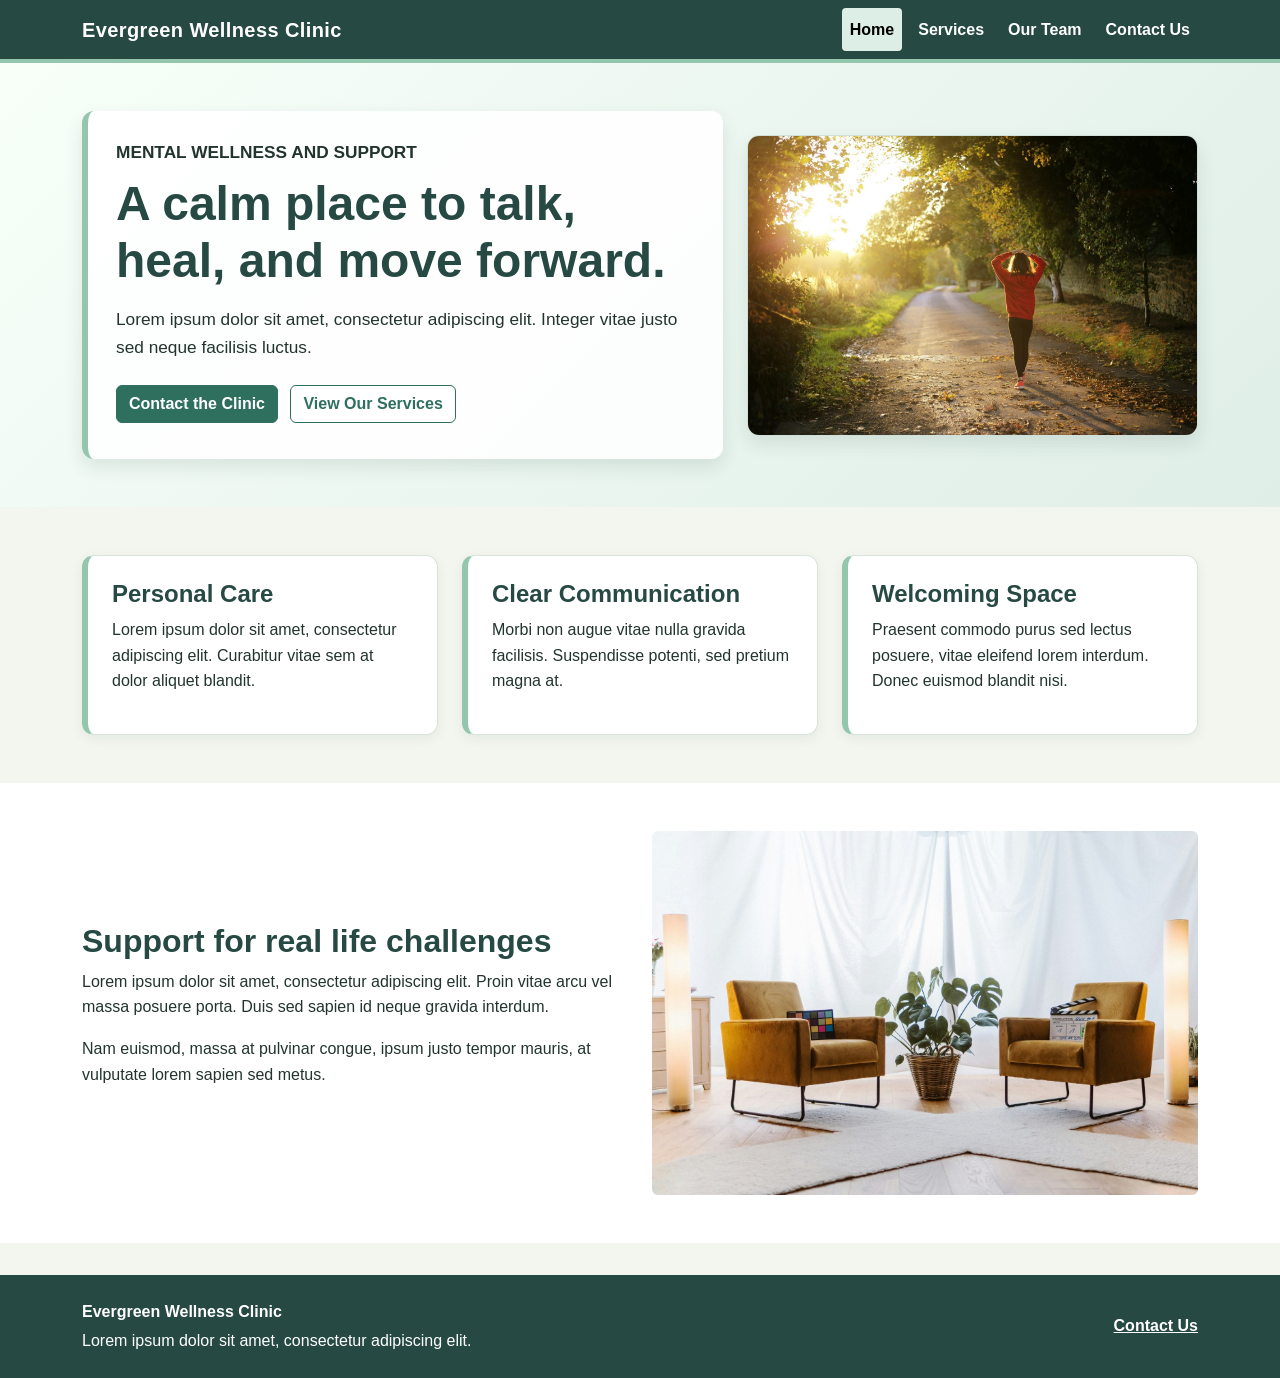
<file: index.html>
<!doctype html>

<!--Jackson Hinks - 4/29/2026--->

<html lang="en">
<head>
    <meta charset="utf-8">
    <meta name="viewport" content="width=device-width, initial-scale=1">
    <title>Evergreen Wellness Clinic | Home</title>
    <link href="https://cdn.jsdelivr.net/npm/bootstrap@5.3.3/dist/css/bootstrap.min.css" rel="stylesheet">
    <link href="css/styles.css" rel="stylesheet">
</head>
<body>
    <header>
        <nav class="navbar navbar-expand-md">
            <div class="container">
                <a class="navbar-brand" href="index.html">Evergreen Wellness Clinic</a>
                <ul class="navbar-nav ms-auto flex-row flex-wrap gap-2">
                    <li class="nav-item"><a class="nav-link active" href="index.html">Home</a></li>
                    <li class="nav-item"><a class="nav-link" href="services.html">Services</a></li>
                    <li class="nav-item"><a class="nav-link" href="team.html">Our Team</a></li>
                    <li class="nav-item"><a class="nav-link" href="contact.html">Contact Us</a></li>
                </ul>
            </div>
        </nav>
    </header>

    <main>
        <section class="hero">
            <div class="container">
                <div class="row align-items-center g-4">
                    <div class="col-lg-7">
                        <div class="hero-text">
                            <p class="text-uppercase fw-bold mb-2">Mental wellness and support</p>
                            <h1 class="display-5 mb-3">A calm place to talk, heal, and move forward.</h1>
                            <p class="mb-4">Lorem ipsum dolor sit amet, consectetur adipiscing elit. Integer vitae justo sed neque facilisis luctus.</p>
                            <a class="btn btn-main me-2 mb-2" href="contact.html">Contact the Clinic</a>
                            <a class="btn btn-outline-main mb-2" href="services.html">View Our Services</a>
                        </div>
                    </div>
                    <div class="col-lg-5 hero-image">
                        <img src="images/clinic-hero.jpg" alt="Person walking on a peaceful path in warm sunlight">
                    </div>
                </div>
            </div>
        </section>

        <section class="py-5">
            <div class="container">
                <div class="row g-4">
                    <div class="col-md-4">
                        <section class="content-card h-100">
                            <h2 class="h4 section-title">Personal Care</h2>
                            <p>Lorem ipsum dolor sit amet, consectetur adipiscing elit. Curabitur vitae sem at dolor aliquet blandit.</p>
                        </section>
                    </div>
                    <div class="col-md-4">
                        <section class="content-card h-100">
                            <h2 class="h4 section-title">Clear Communication</h2>
                            <p>Morbi non augue vitae nulla gravida facilisis. Suspendisse potenti, sed pretium magna at.</p>
                        </section>
                    </div>
                    <div class="col-md-4">
                        <section class="content-card h-100">
                            <h2 class="h4 section-title">Welcoming Space</h2>
                            <p>Praesent commodo purus sed lectus posuere, vitae eleifend lorem interdum. Donec euismod blandit nisi.</p>
                        </section>
                    </div>
                </div>
            </div>
        </section>

        <section class="py-5 bg-white">
            <div class="container">
                <div class="row align-items-center g-4">
                    <div class="col-lg-6">
                        <h2 class="section-title">Support for real life challenges</h2>
                        <p>Lorem ipsum dolor sit amet, consectetur adipiscing elit. Proin vitae arcu vel massa posuere porta. Duis sed sapien id neque gravida interdum.</p>
                        <p>Nam euismod, massa at pulvinar congue, ipsum justo tempor mauris, at vulputate lorem sapien sed metus.</p>
                    </div>
                    <div class="col-lg-6">
                        <img class="img-fluid rounded" src="images/clinic-room.jpg" alt="Comfortable counseling room with chairs and plants">
                    </div>
                </div>
            </div>
        </section>
    </main>

    <footer>
        <div class="container text-center text-md-start">
            <div class="row align-items-center">
                <div class="col-md-6">
                    <p class="mb-1 fw-bold">Evergreen Wellness Clinic</p>
                    <p class="mb-0">Lorem ipsum dolor sit amet, consectetur adipiscing elit.</p>
                </div>
                <div class="col-md-6 text-md-end mt-3 mt-md-0">
                    <a href="contact.html">Contact Us</a>
                </div>
            </div>
        </div>
    </footer>
</body>
</html>
</file>
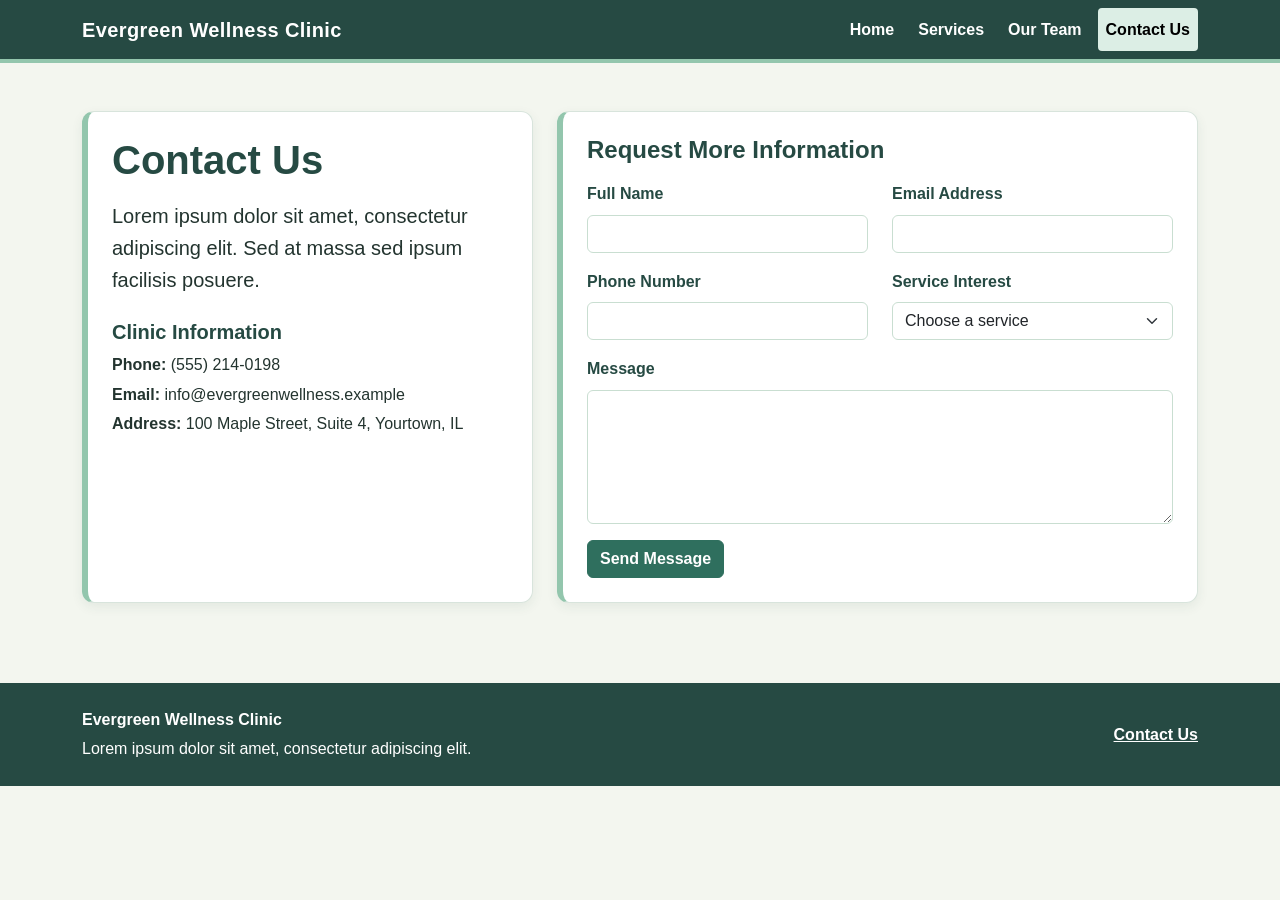
<file: contact.html>
<!doctype html>

<!--Jackson Hinks - 4/29/2026--->

<html lang="en">
<head>
    <meta charset="utf-8">
    <meta name="viewport" content="width=device-width, initial-scale=1">
    <title>Evergreen Wellness Clinic | Contact Us</title>
    <link href="https://cdn.jsdelivr.net/npm/bootstrap@5.3.3/dist/css/bootstrap.min.css" rel="stylesheet">
    <link href="css/styles.css" rel="stylesheet">
</head>
<body>
    <header>
        <nav class="navbar navbar-expand-md">
            <div class="container">
                <a class="navbar-brand" href="index.html">Evergreen Wellness Clinic</a>
                <ul class="navbar-nav ms-auto flex-row flex-wrap gap-2">
                    <li class="nav-item"><a class="nav-link" href="index.html">Home</a></li>
                    <li class="nav-item"><a class="nav-link" href="services.html">Services</a></li>
                    <li class="nav-item"><a class="nav-link" href="team.html">Our Team</a></li>
                    <li class="nav-item"><a class="nav-link active" href="contact.html">Contact Us</a></li>
                </ul>
            </div>
        </nav>
    </header>

    <main class="py-5">
        <div class="container">
            <div class="row g-4">
                <div class="col-lg-5">
                    <section class="content-card h-100">
                        <h1 class="section-title mb-3">Contact Us</h1>
                        <p class="lead">Lorem ipsum dolor sit amet, consectetur adipiscing elit. Sed at massa sed ipsum facilisis posuere.</p>
                        <h2 class="h5 section-title mt-4">Clinic Information</h2>
                        <p class="mb-1"><strong>Phone:</strong> (555) 214-0198</p>
                        <p class="mb-1"><strong>Email:</strong> info@evergreenwellness.example</p>
                        <p class="mb-0"><strong>Address:</strong> 100 Maple Street, Suite 4, Yourtown, IL</p>
                    </section>
                </div>

                <div class="col-lg-7">
                    <form class="form-card" action="#" method="post">
                        <h2 class="h4 section-title mb-3">Request More Information</h2>
                        <div class="row">
                            <div class="col-md-6 mb-3">
                                <label for="name" class="form-label">Full Name</label>
                                <input type="text" class="form-control" id="name" name="name" required>
                            </div>
                            <div class="col-md-6 mb-3">
                                <label for="email" class="form-label">Email Address</label>
                                <input type="email" class="form-control" id="email" name="email" required>
                            </div>
                        </div>
                        <div class="row">
                            <div class="col-md-6 mb-3">
                                <label for="phone" class="form-label">Phone Number</label>
                                <input type="tel" class="form-control" id="phone" name="phone">
                            </div>
                            <div class="col-md-6 mb-3">
                                <label for="service" class="form-label">Service Interest</label>
                                <select class="form-select" id="service" name="service">
                                    <option value="">Choose a service</option>
                                    <option>One-On-One Therapy</option>
                                    <option>Couples Counseling</option>
                                    <option>Group Therapy</option>
                                    <option>Meditation Classes</option>
                                </select>
                            </div>
                        </div>
                        <div class="mb-3">
                            <label for="message" class="form-label">Message</label>
                            <textarea class="form-control" id="message" name="message" rows="5" required></textarea>
                        </div>
                        <button type="submit" class="btn btn-main">Send Message</button>
                    </form>
                </div>
            </div>
        </div>
    </main>

    <footer>
        <div class="container text-center text-md-start">
            <div class="row align-items-center">
                <div class="col-md-6">
                    <p class="mb-1 fw-bold">Evergreen Wellness Clinic</p>
                    <p class="mb-0">Lorem ipsum dolor sit amet, consectetur adipiscing elit.</p>
                </div>
                <div class="col-md-6 text-md-end mt-3 mt-md-0">
                    <a href="contact.html">Contact Us</a>
                </div>
            </div>
        </div>
    </footer>
</body>
</html>
</file>
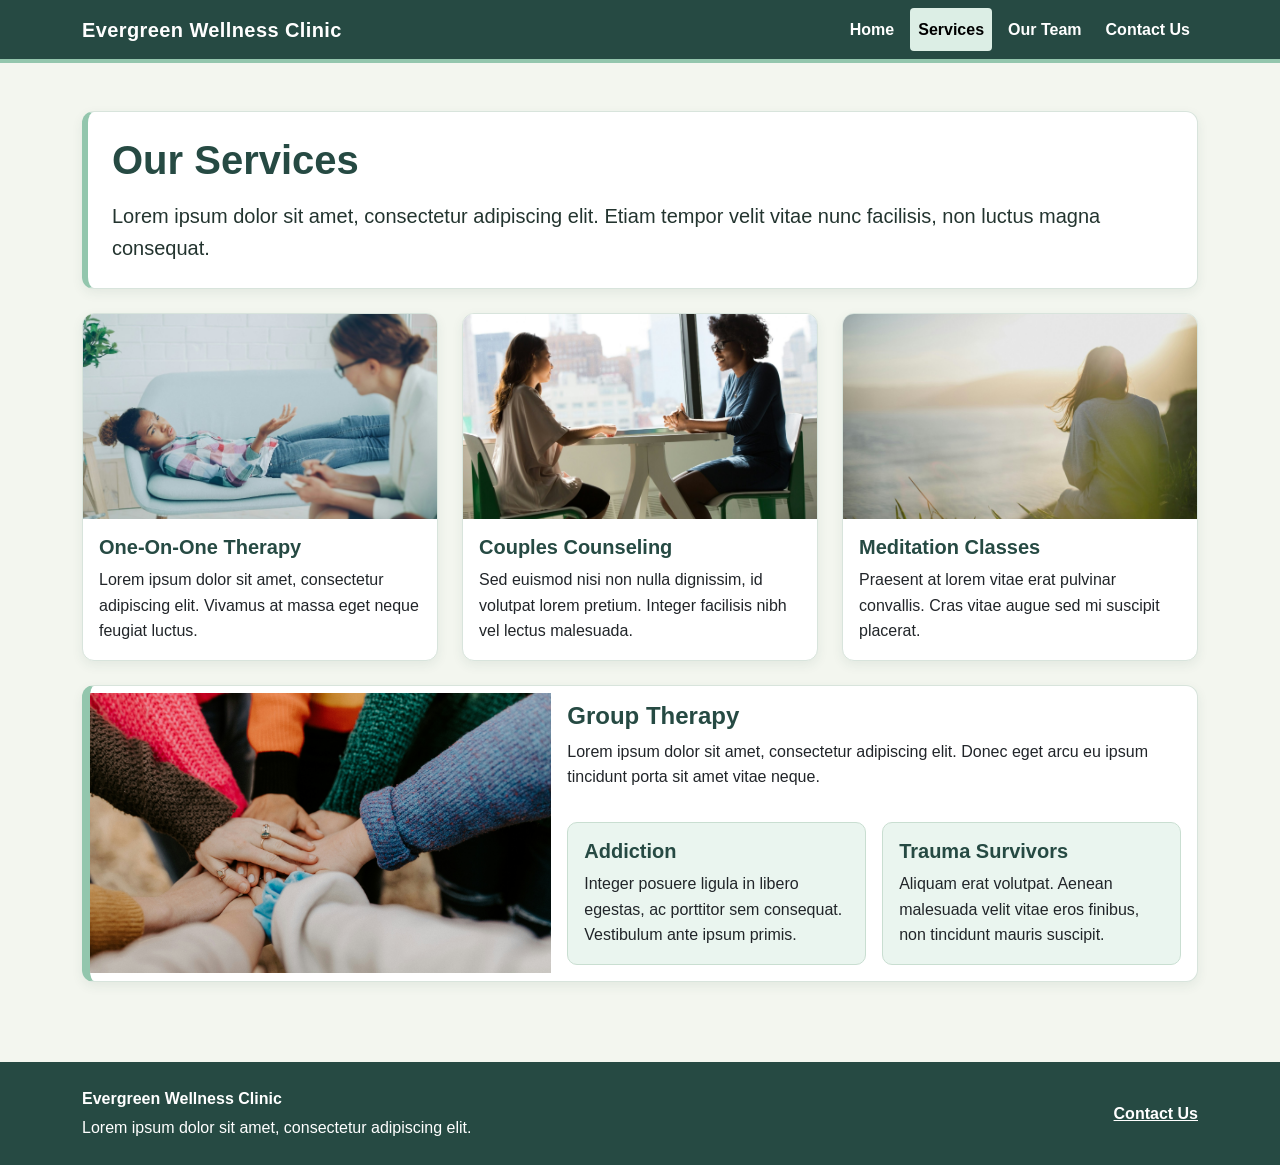
<file: services.html>
<!doctype html>

<!--Jackson Hinks - 4/29/2026--->

<html lang="en">
<head>
    <meta charset="utf-8">
    <meta name="viewport" content="width=device-width, initial-scale=1">
    <title>Evergreen Wellness Clinic | Services</title>
    <link href="https://cdn.jsdelivr.net/npm/bootstrap@5.3.3/dist/css/bootstrap.min.css" rel="stylesheet">
    <link href="css/styles.css" rel="stylesheet">
</head>
<body>
    <header>
        <nav class="navbar navbar-expand-md">
            <div class="container">
                <a class="navbar-brand" href="index.html">Evergreen Wellness Clinic</a>
                <ul class="navbar-nav ms-auto flex-row flex-wrap gap-2">
                    <li class="nav-item"><a class="nav-link" href="index.html">Home</a></li>
                    <li class="nav-item"><a class="nav-link active" href="services.html">Services</a></li>
                    <li class="nav-item"><a class="nav-link" href="team.html">Our Team</a></li>
                    <li class="nav-item"><a class="nav-link" href="contact.html">Contact Us</a></li>
                </ul>
            </div>
        </nav>
    </header>

    <main class="py-5">
        <div class="container">
            <section class="content-card mb-4">
                <h1 class="section-title mb-3">Our Services</h1>
                <p class="lead mb-0">Lorem ipsum dolor sit amet, consectetur adipiscing elit. Etiam tempor velit vitae nunc facilisis, non luctus magna consequat.</p>
            </section>

            <section class="row g-4">
                <div class="col-md-6 col-lg-4">
                    <article class="card h-100 service-card">
                        <img src="images/service-one-on-one.jpg" class="card-img-top" alt="One-on-one therapy session in a calm office">
                        <div class="card-body">
                            <h2 class="h5 card-title">One-On-One Therapy</h2>
                            <p class="card-text">Lorem ipsum dolor sit amet, consectetur adipiscing elit. Vivamus at massa eget neque feugiat luctus.</p>
                        </div>
                    </article>
                </div>
                <div class="col-md-6 col-lg-4">
                    <article class="card h-100 service-card">
                        <img src="images/service-couples.jpg" class="card-img-top" alt="Supportive hands during a counseling session">
                        <div class="card-body">
                            <h2 class="h5 card-title">Couples Counseling</h2>
                            <p class="card-text">Sed euismod nisi non nulla dignissim, id volutpat lorem pretium. Integer facilisis nibh vel lectus malesuada.</p>
                        </div>
                    </article>
                </div>
                <div class="col-md-6 col-lg-4">
                    <article class="card h-100 service-card">
                        <img src="images/service-meditation.jpg" class="card-img-top" alt="Person meditating near a calm body of water">
                        <div class="card-body">
                            <h2 class="h5 card-title">Meditation Classes</h2>
                            <p class="card-text">Praesent at lorem vitae erat pulvinar convallis. Cras vitae augue sed mi suscipit placerat.</p>
                        </div>
                    </article>
                </div>

                <div class="col-12">
                    <article class="card group-card">
                        <div class="row g-0 align-items-center">
                            <div class="col-md-5">
                                <img src="images/service-group.jpg" class="group-img" alt="Outdoor group therapy discussion">
                            </div>
                            <div class="col-md-7">
                                <div class="card-body">
                                    <h2 class="h4 card-title">Group Therapy</h2>
                                    <p class="card-text">Lorem ipsum dolor sit amet, consectetur adipiscing elit. Donec eget arcu eu ipsum tincidunt porta sit amet vitae neque.</p>

                                    <div class="row g-3 mt-2">
                                        <div class="col-md-6">
                                            <div class="subcategory-box">
                                                <h3 class="h5">Addiction</h3>
                                                <p>Integer posuere ligula in libero egestas, ac porttitor sem consequat. Vestibulum ante ipsum primis.</p>
                                            </div>
                                        </div>
                                        <div class="col-md-6">
                                            <div class="subcategory-box">
                                                <h3 class="h5">Trauma Survivors</h3>
                                                <p>Aliquam erat volutpat. Aenean malesuada velit vitae eros finibus, non tincidunt mauris suscipit.</p>
                                            </div>
                                        </div>
                                    </div>
                                </div>
                            </div>
                        </div>
                    </article>
                </div>
            </section>
        </div>
    </main>

    <footer>
        <div class="container text-center text-md-start">
            <div class="row align-items-center">
                <div class="col-md-6">
                    <p class="mb-1 fw-bold">Evergreen Wellness Clinic</p>
                    <p class="mb-0">Lorem ipsum dolor sit amet, consectetur adipiscing elit.</p>
                </div>
                <div class="col-md-6 text-md-end mt-3 mt-md-0">
                    <a href="contact.html">Contact Us</a>
                </div>
            </div>
        </div>
    </footer>
</body>
</html>
</file>
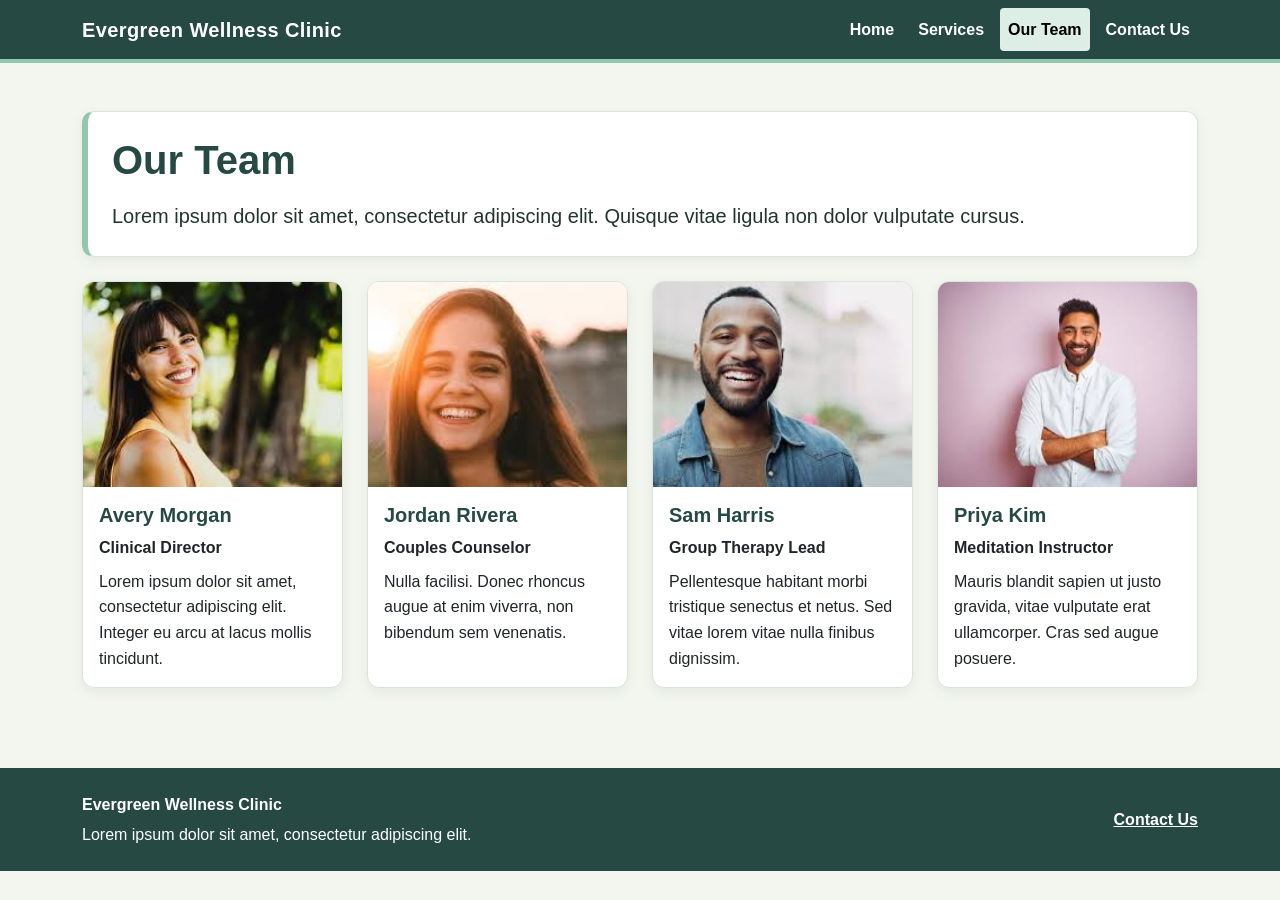
<file: team.html>
<!doctype html>

<!--Jackson Hinks - 4/29/2026--->

<html lang="en">
<head>
    <meta charset="utf-8">
    <meta name="viewport" content="width=device-width, initial-scale=1">
    <title>Evergreen Wellness Clinic | Our Team</title>
    <link href="https://cdn.jsdelivr.net/npm/bootstrap@5.3.3/dist/css/bootstrap.min.css" rel="stylesheet">
    <link href="css/styles.css" rel="stylesheet">
</head>
<body>
    <header>
        <nav class="navbar navbar-expand-md">
            <div class="container">
                <a class="navbar-brand" href="index.html">Evergreen Wellness Clinic</a>
                <ul class="navbar-nav ms-auto flex-row flex-wrap gap-2">
                    <li class="nav-item"><a class="nav-link" href="index.html">Home</a></li>
                    <li class="nav-item"><a class="nav-link" href="services.html">Services</a></li>
                    <li class="nav-item"><a class="nav-link active" href="team.html">Our Team</a></li>
                    <li class="nav-item"><a class="nav-link" href="contact.html">Contact Us</a></li>
                </ul>
            </div>
        </nav>
    </header>

    <main class="py-5">
        <div class="container">
            <section class="content-card mb-4">
                <h1 class="section-title mb-3">Our Team</h1>
                <p class="lead mb-0">Lorem ipsum dolor sit amet, consectetur adipiscing elit. Quisque vitae ligula non dolor vulputate cursus.</p>
            </section>

            <section class="row g-4">
                <div class="col-md-6 col-lg-3">
                    <article class="card h-100">
                        <img src="images/team-morgan.jpg" class="card-img-top" alt="Photo of Avery Morgan">
                        <div class="card-body">
                            <h2 class="h5 card-title">Avery Morgan</h2>
                            <p class="fw-bold mb-2">Clinical Director</p>
                            <p class="card-text">Lorem ipsum dolor sit amet, consectetur adipiscing elit. Integer eu arcu at lacus mollis tincidunt.</p>
                        </div>
                    </article>
                </div>
                <div class="col-md-6 col-lg-3">
                    <article class="card h-100">
                        <img src="images/team-rivera.jpg" class="card-img-top" alt="Photo of Jordan Rivera">
                        <div class="card-body">
                            <h2 class="h5 card-title">Jordan Rivera</h2>
                            <p class="fw-bold mb-2">Couples Counselor</p>
                            <p class="card-text">Nulla facilisi. Donec rhoncus augue at enim viverra, non bibendum sem venenatis.</p>
                        </div>
                    </article>
                </div>
                <div class="col-md-6 col-lg-3">
                    <article class="card h-100">
                        <img src="images/team-harris.jpg" class="card-img-top" alt="Photo of Sam Harris">
                        <div class="card-body">
                            <h2 class="h5 card-title">Sam Harris</h2>
                            <p class="fw-bold mb-2">Group Therapy Lead</p>
                            <p class="card-text">Pellentesque habitant morbi tristique senectus et netus. Sed vitae lorem vitae nulla finibus dignissim.</p>
                        </div>
                    </article>
                </div>
                <div class="col-md-6 col-lg-3">
                    <article class="card h-100">
                        <img src="images/team-kim.jpg" class="card-img-top" alt="Photo of Priya Kim">
                        <div class="card-body">
                            <h2 class="h5 card-title">Priya Kim</h2>
                            <p class="fw-bold mb-2">Meditation Instructor</p>
                            <p class="card-text">Mauris blandit sapien ut justo gravida, vitae vulputate erat ullamcorper. Cras sed augue posuere.</p>
                        </div>
                    </article>
                </div>
            </section>
        </div>
    </main>

    <footer>
        <div class="container text-center text-md-start">
            <div class="row align-items-center">
                <div class="col-md-6">
                    <p class="mb-1 fw-bold">Evergreen Wellness Clinic</p>
                    <p class="mb-0">Lorem ipsum dolor sit amet, consectetur adipiscing elit.</p>
                </div>
                <div class="col-md-6 text-md-end mt-3 mt-md-0">
                    <a href="contact.html">Contact Us</a>
                </div>
            </div>
        </div>
    </footer>
</body>
</html>
</file>
<file: css/styles.css>
@charset "UTF-8";

/*Jackson Hinks - 4/29/2026*/

* {
    box-sizing: border-box;
}

body {
    margin: 0;
    font-family: Arial, Helvetica, sans-serif;
    line-height: 1.6;
    color: #23342f;
    background-color: #f3f6ef;
}

img {
    max-width: 100%;
    display: block;
}

header {
    background-color: #264a43;
    border-bottom: 4px solid #93c6ad;
    position: sticky;
    top: 0;
    z-index: 1000;
}

.navbar-brand {
    color: #ffffff;
    font-weight: 700;
    letter-spacing: 0.02em;
}

.navbar-brand:hover,
.navbar-brand:focus {
    color: #dceee5;
}

.nav-link {
    color: #ffffff;
    font-weight: 600;
    padding: 0.55rem 0.85rem;
    border-radius: 4px;
}

.nav-link:hover,
.nav-link:focus,
.nav-link.active {
    color: #264a43;
    background-color: #dceee5;
}

.hero {
    padding: 48px 0;
    background: linear-gradient(135deg, #f8fff9, #dfeee7);
}

.hero-text {
    background-color: rgba(255, 255, 255, 0.88);
    border-left: 6px solid #93c6ad;
    border-radius: 12px;
    padding: 28px;
    box-shadow: 0 8px 18px rgba(38, 74, 67, 0.12);
}

.hero h1 {
    color: #264a43;
    font-weight: 700;
}

.hero p {
    font-size: 1.08rem;
}

.hero-image img {
    border-radius: 12px;
    border: 1px solid #d0dfd7;
    box-shadow: 0 8px 18px rgba(38, 74, 67, 0.12);
}

.btn-main {
    color: #ffffff;
    background-color: #2f6f5e;
    border: 1px solid #2f6f5e;
    font-weight: 600;
}

.btn-main:hover,
.btn-main:focus {
    color: #ffffff;
    background-color: #254f45;
    border-color: #254f45;
}

.btn-outline-main {
    color: #2f6f5e;
    background-color: #ffffff;
    border: 1px solid #2f6f5e;
    font-weight: 600;
}

.btn-outline-main:hover,
.btn-outline-main:focus {
    color: #ffffff;
    background-color: #2f6f5e;
}

.section-title {
    color: #264a43;
    font-weight: 700;
}

.content-card,
.form-card {
    background-color: #ffffff;
    border: 1px solid #d8e4dc;
    border-left: 6px solid #93c6ad;
    border-radius: 12px;
    padding: 24px;
    box-shadow: 0 4px 12px rgba(38, 74, 67, 0.08);
}

.content-card h2,
.content-card h3,
.form-card h2,
.form-card h3 {
    color: #264a43;
}

.card {
    border: 1px solid #d8e4dc;
    border-radius: 12px;
    overflow: hidden;
    box-shadow: 0 4px 12px rgba(38, 74, 67, 0.08);
}

.card img {
    height: 205px;
    object-fit: cover;
    object-position: center;
    background-color: #eef6f1;
}

.card-title {
    color: #264a43;
    font-weight: 700;
}

.service-card {
    background-color: #ffffff;
}

.group-card {
    background-color: #ffffff;
    border-left: 8px solid #93c6ad;
}

.group-img {
    width: 100%;
    height: 100%;
    min-height: 280px;
    object-fit: cover;
    object-position: center bottom;
    background-color: #eef6f1;
}

.subcategory-box {
    background-color: #eaf5ef;
    border: 1px solid #c9ded1;
    border-radius: 10px;
    padding: 16px;
    height: 100%;
}

.subcategory-box h3 {
    color: #264a43;
    font-weight: 700;
}

.subcategory-box p {
    margin-bottom: 0;
}

.clinic-note {
    background-color: #eaf5ef;
    border: 1px solid #c9ded1;
    border-radius: 12px;
    padding: 20px;
}

form label {
    font-weight: 600;
    color: #264a43;
}

.form-control,
.form-select {
    border-color: #c9ded1;
}

footer {
    background-color: #264a43;
    color: #ffffff;
    padding: 24px 0;
    margin-top: 32px;
}

footer a {
    color: #ffffff;
    font-weight: 600;
}

footer a:hover,
footer a:focus {
    color: #dceee5;
}

@media (max-width: 767px) {
    header {
        position: static;
    }

    .navbar-nav {
        width: 100%;
        margin-top: 0.75rem;
    }

    .nav-link {
        display: block;
        width: 100%;
        text-align: center;
    }

    .hero {
        padding: 32px 0;
    }

    .hero-text {
        padding: 22px;
    }

    .hero h1 {
        font-size: 2rem;
    }

    .card img {
        height: 180px;
    }

    .group-img {
        height: 220px;
        min-height: 220px;
    }
}
</file>
